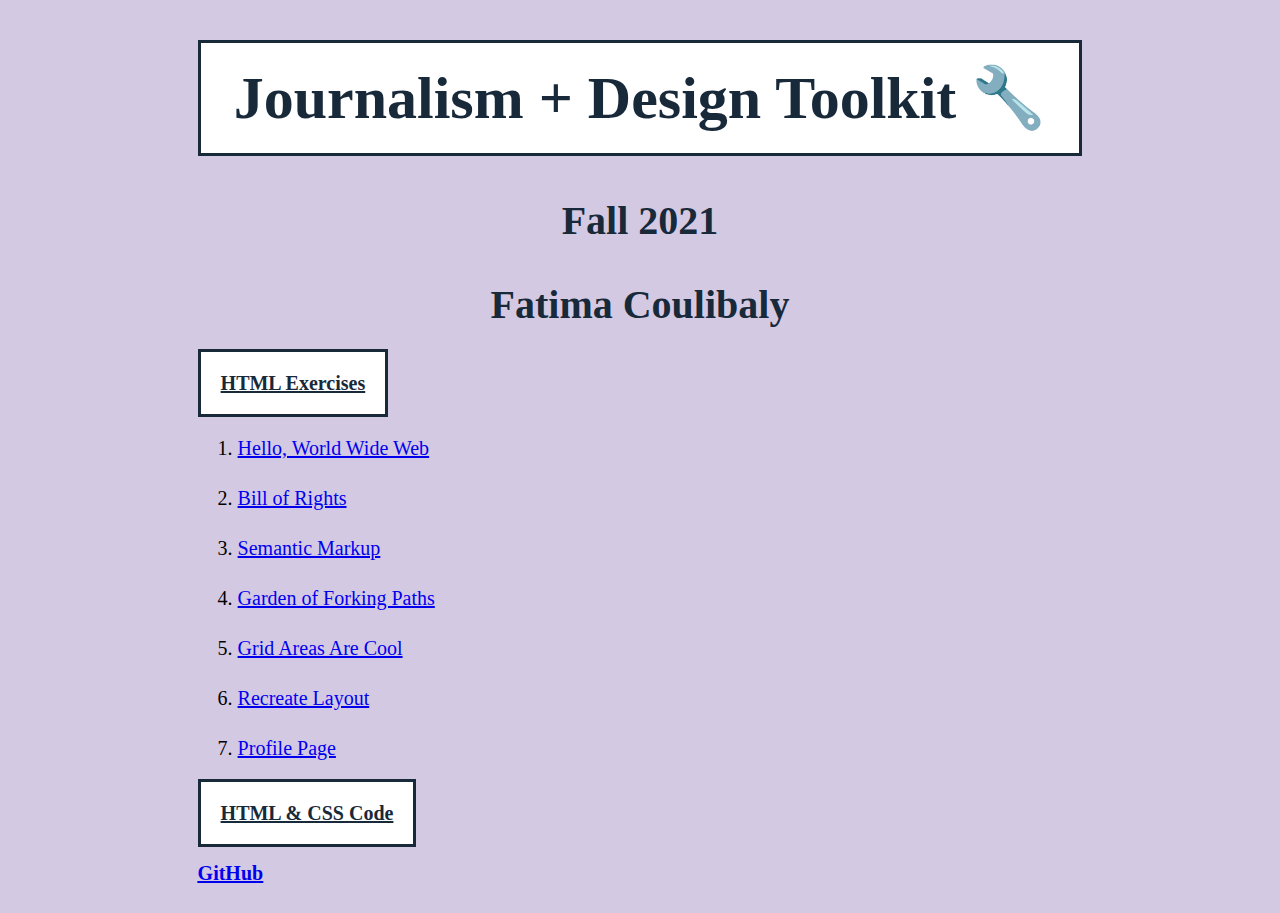
<file: index.html>
<!DOCTYPE html>
<html lang="en">

    <head>
        <meta charset="utf-8"/>
        <link rel="stylesheet" href="extra-credit.css">
        <meta name="viewport" content="width=device-width, initial-scale=1">
        <title>JD Toolkit: Fatima's HTML Portfolio</title>

        <link rel="preconnect" href="https://fonts.googleapis.com">
        <link rel="preconnect" href="https://fonts.gstatic.com" crossorigin>
        <link href="https://fonts.googleapis.com/css2?family=Raleway:wght@300&display=swap" rel="stylesheet">

    </head>

    <body>
        <main>
            <header>
                <h1>Journalism + Design Toolkit &#128295;</h1>
                <h2>Fall 2021</h2>
            </header>

            <section>
                <h2>Fatima Coulibaly</h2>
                <p><span>HTML Exercises</span></p>

                <ol>
                    <li><a href="https://fatimacoulibaly.github.io/mysite/hello.html">Hello, World Wide Web</a></li>
                    <li><a href="https://fatimacoulibaly.github.io/mysite/billofrights.html">Bill of Rights</a></li>
                    <li><a href="images/wireframe.jpg">Semantic Markup</a></li>
                    <li><a href="https://fatimacoulibaly.github.io/mysite/garden.html">Garden of Forking Paths</a></li>
                    <li><a href="https://codepen.io/FatimaCou/pen/BadeXXP?editors=1100">Grid Areas Are Cool</a></li>
                    <li><a href="https://codepen.io/FatimaCou/pen/GRMrrQX">Recreate Layout</a></li>
                    <li><a href="https://fatimacoulibaly.github.io/mysite/index.html">Profile Page</a></li>
                </ol>

                <p><span>HTML &amp; CSS Code</span></p>
                <p><a href="https://github.com/FatimaCoulibaly/mysite.git">GitHub</a></p>
            </section>
        </main>
    </body>
</html>
</file>
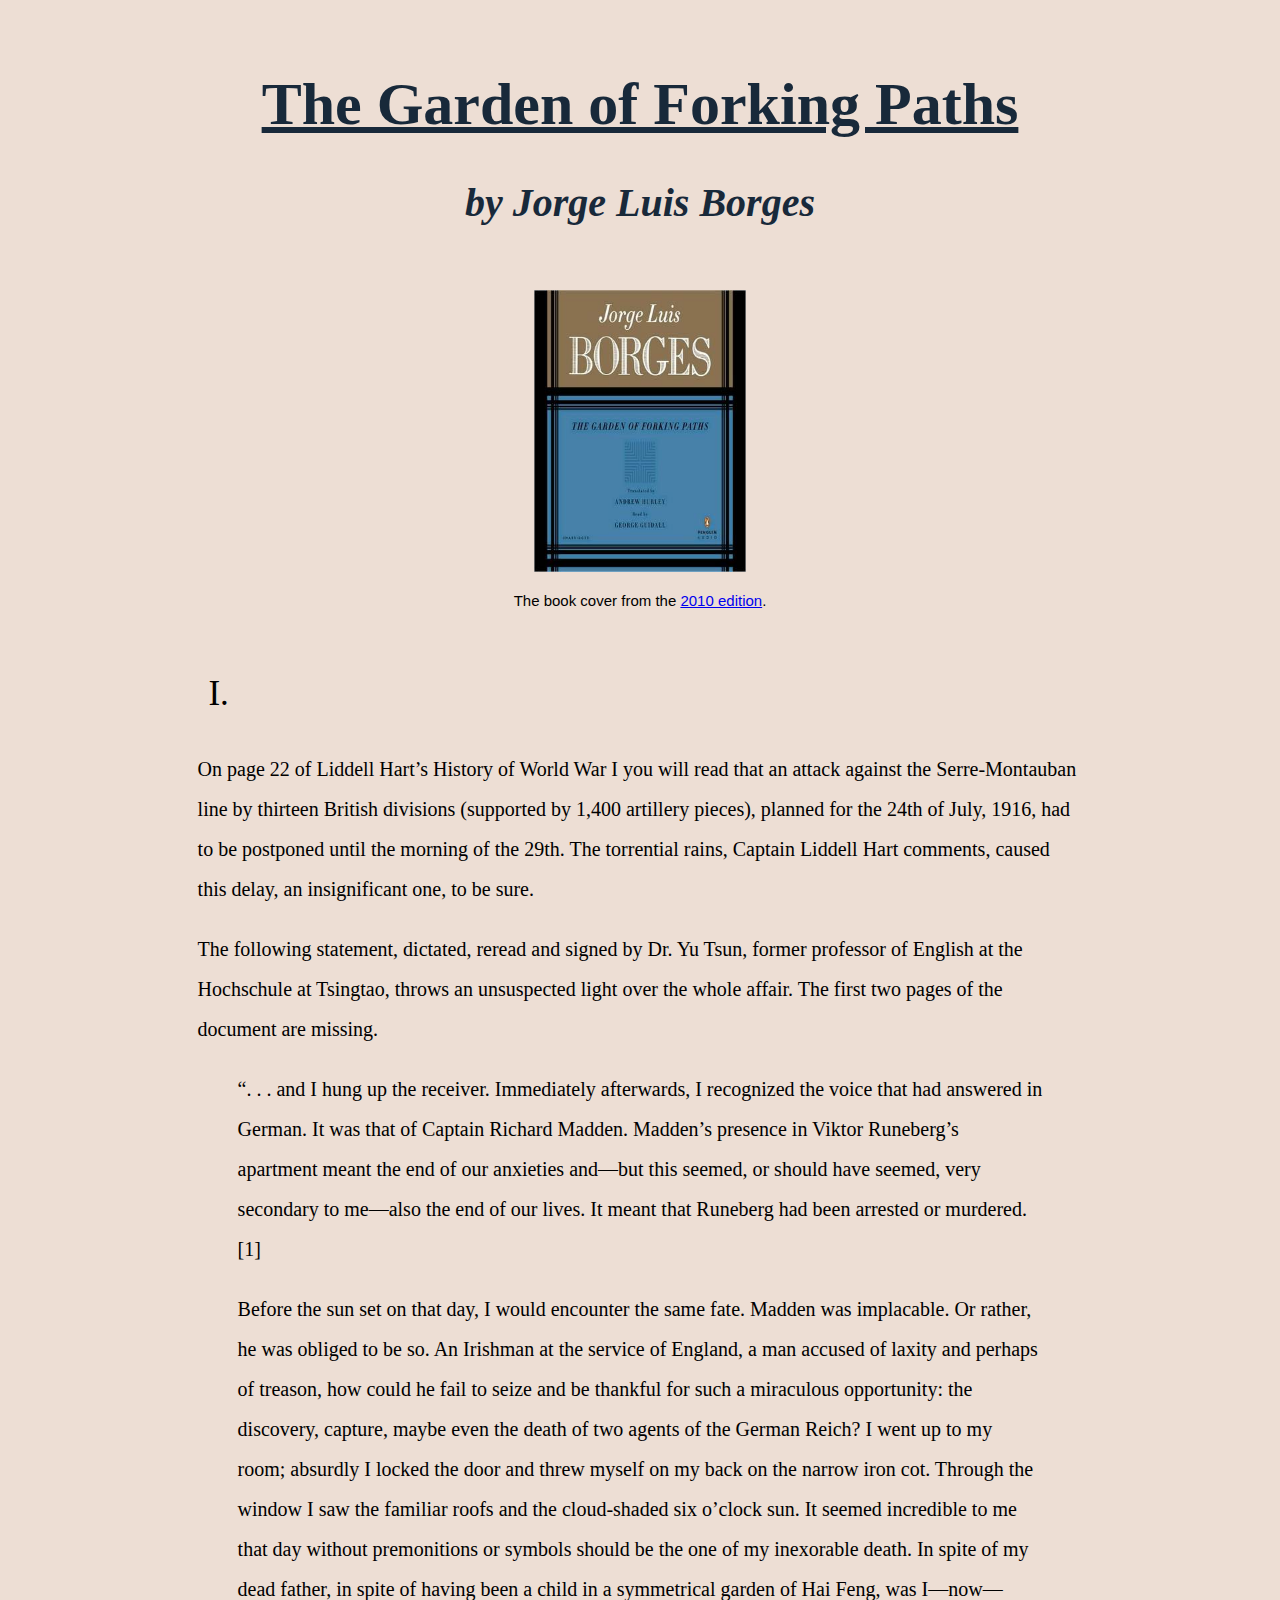
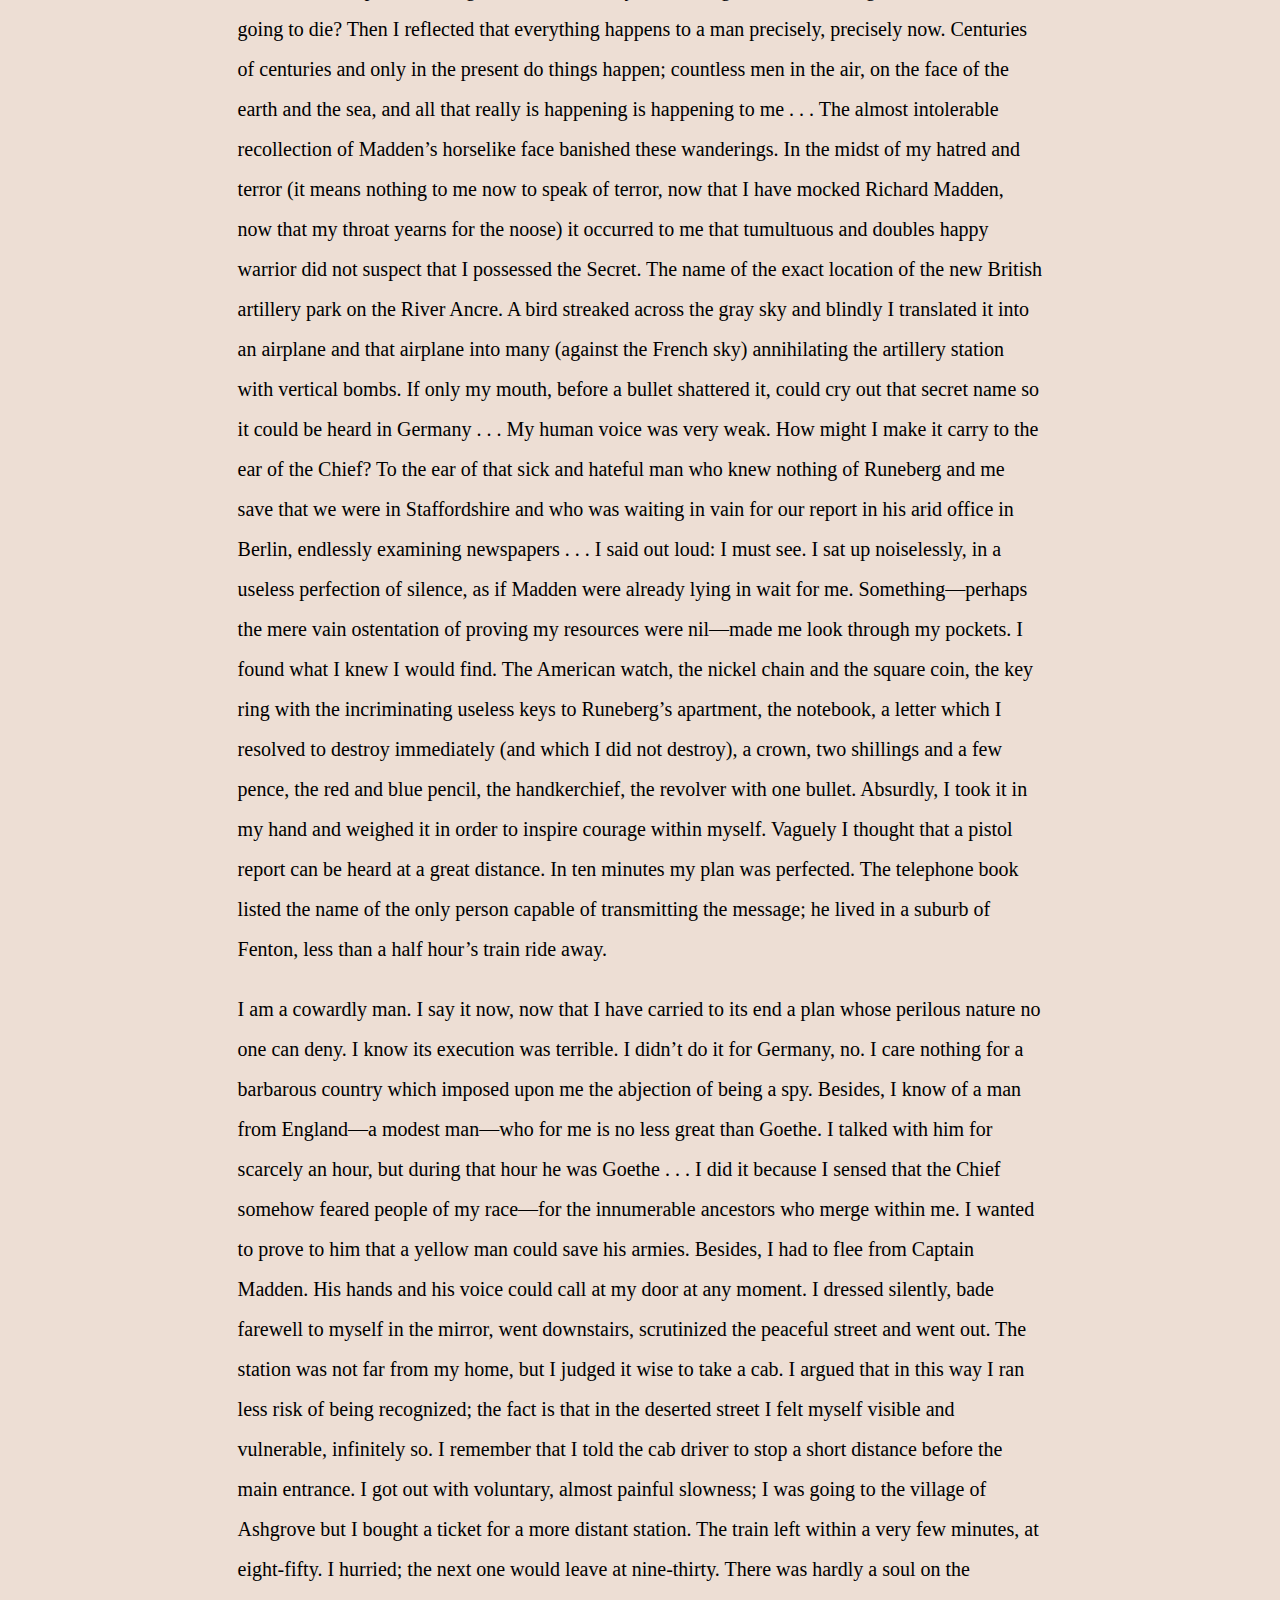
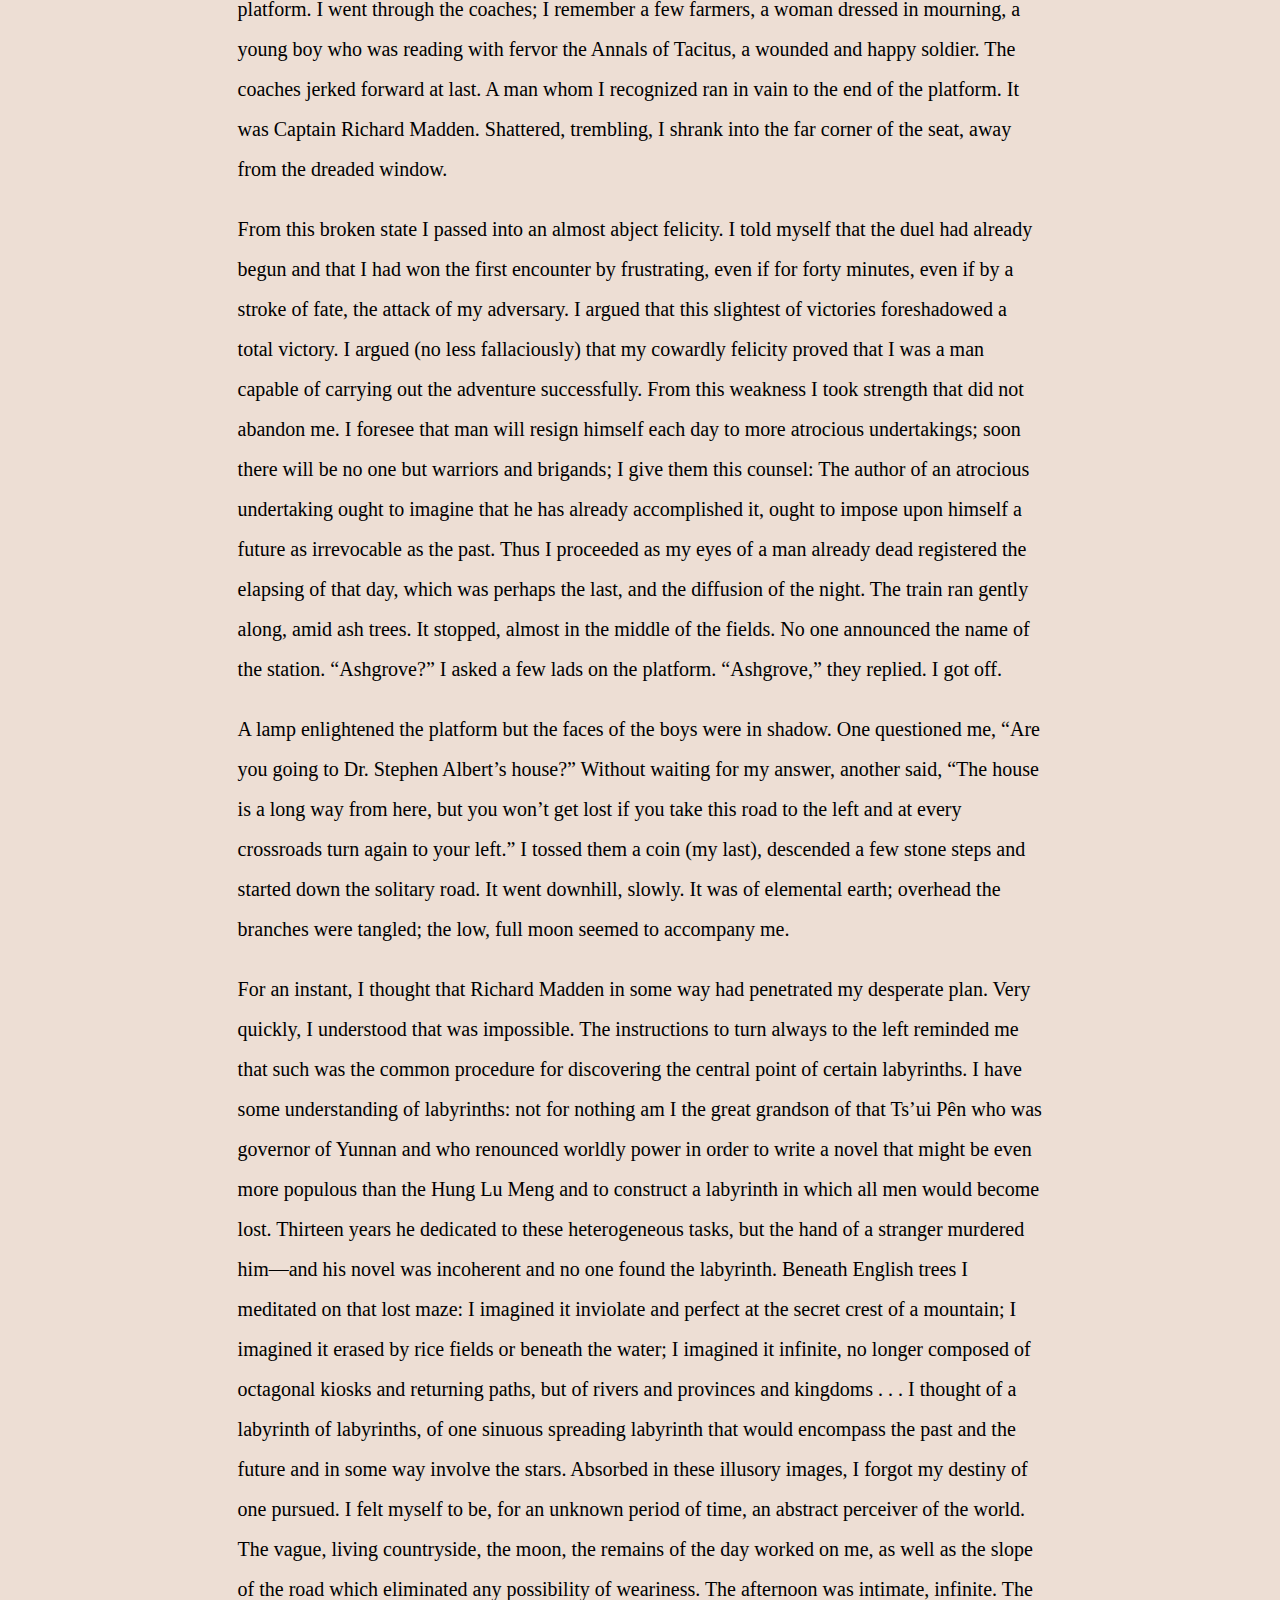
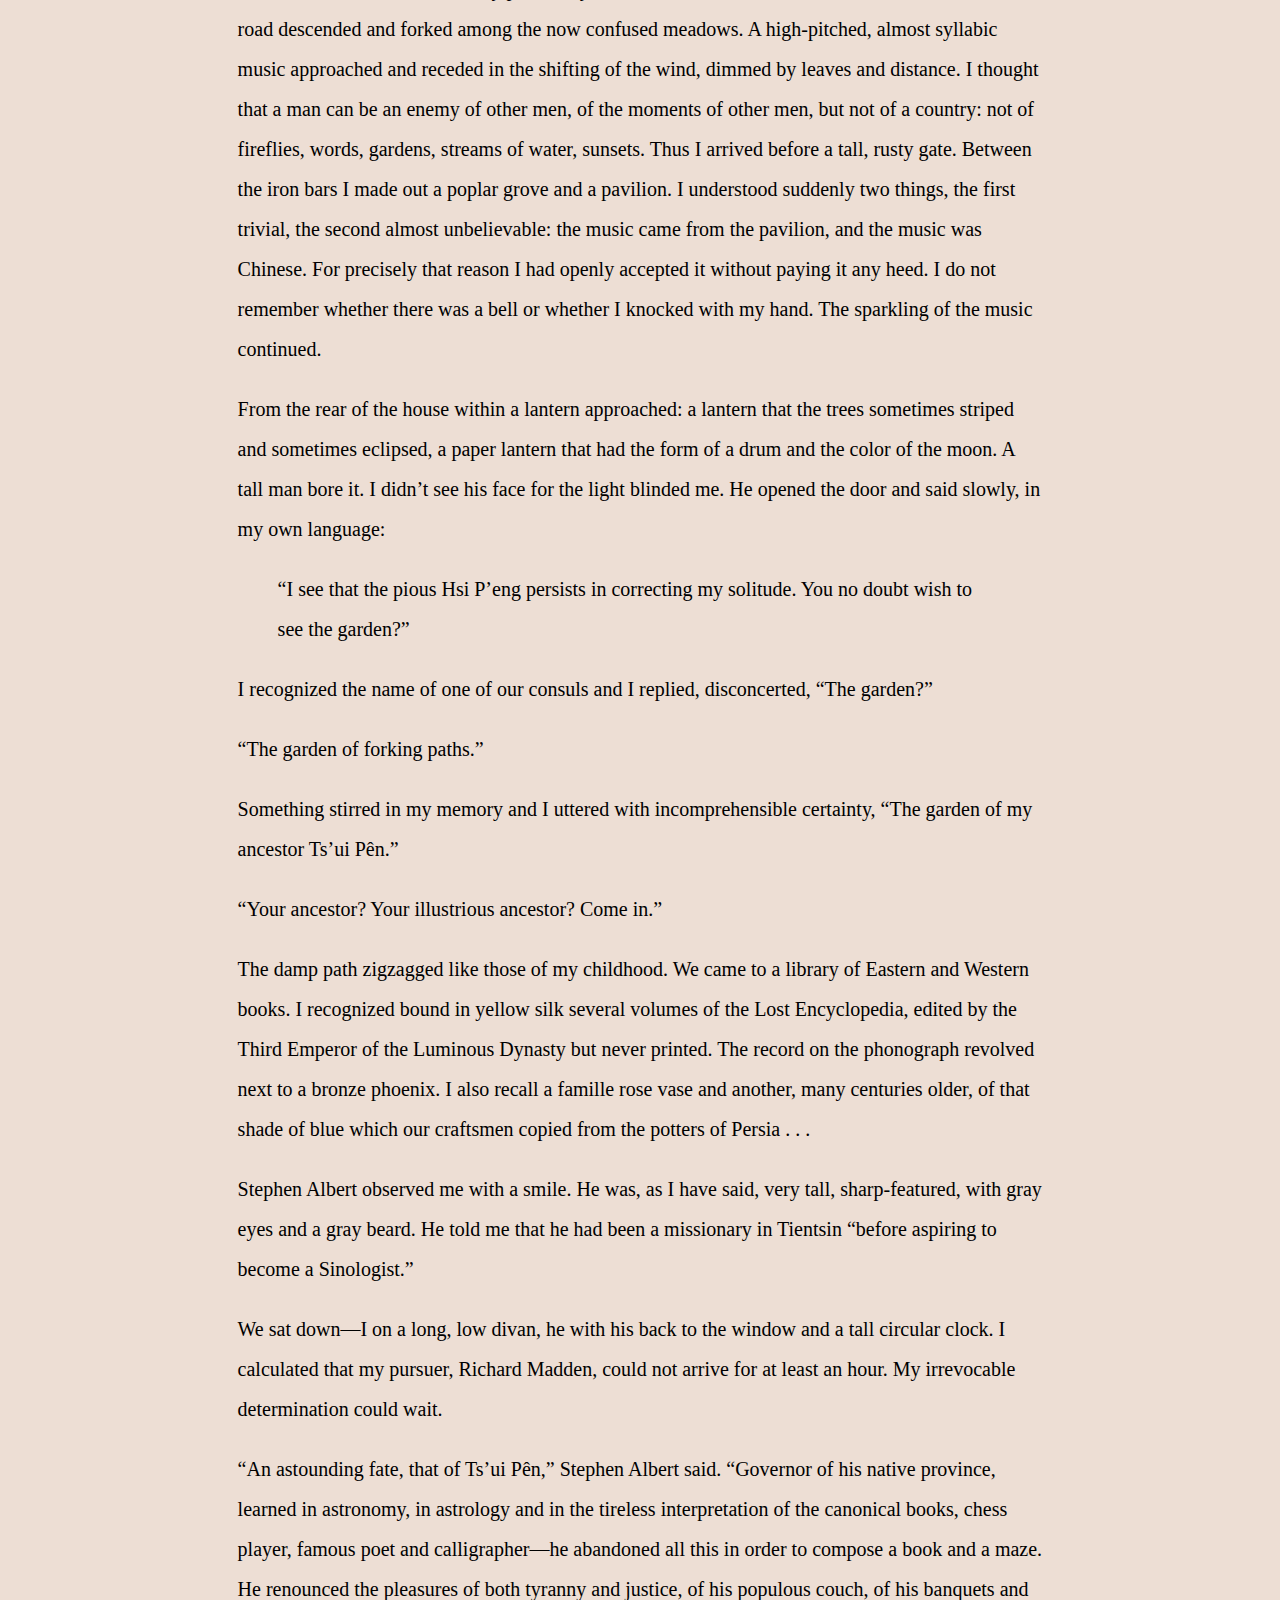
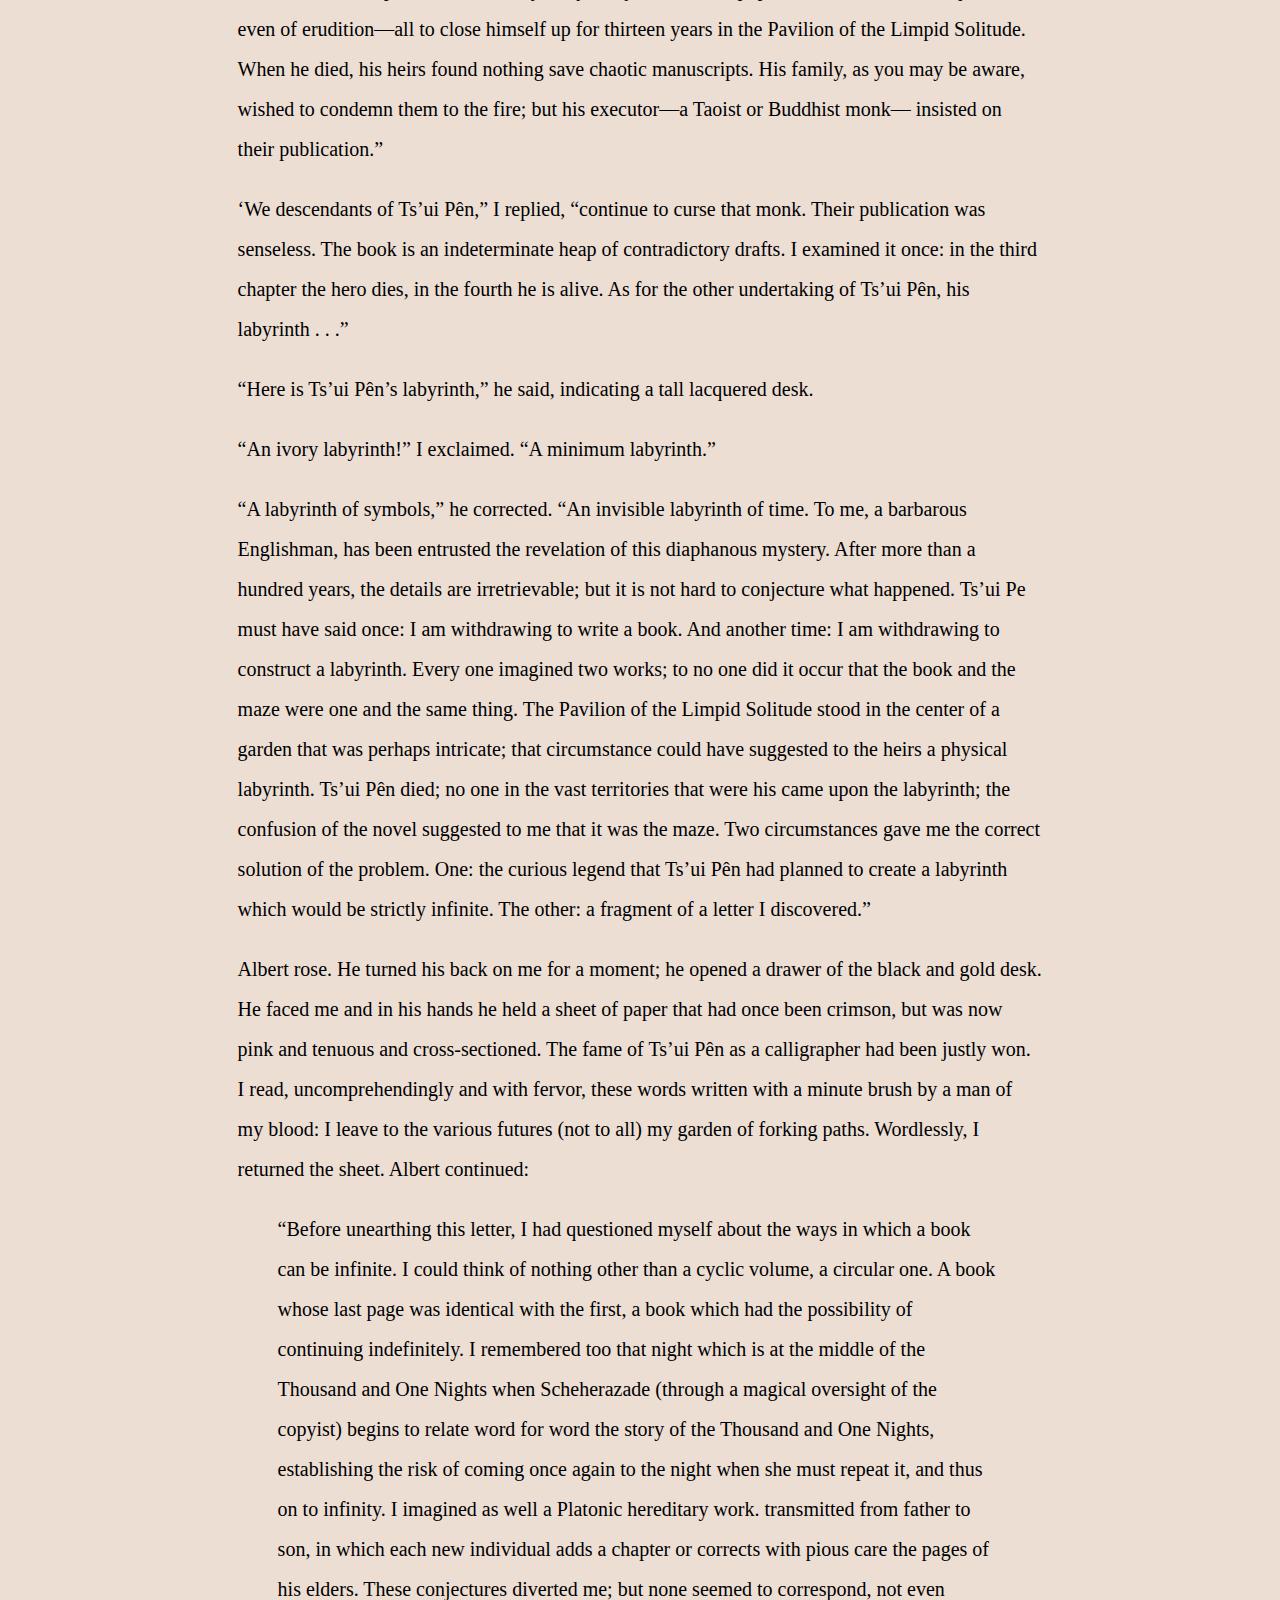
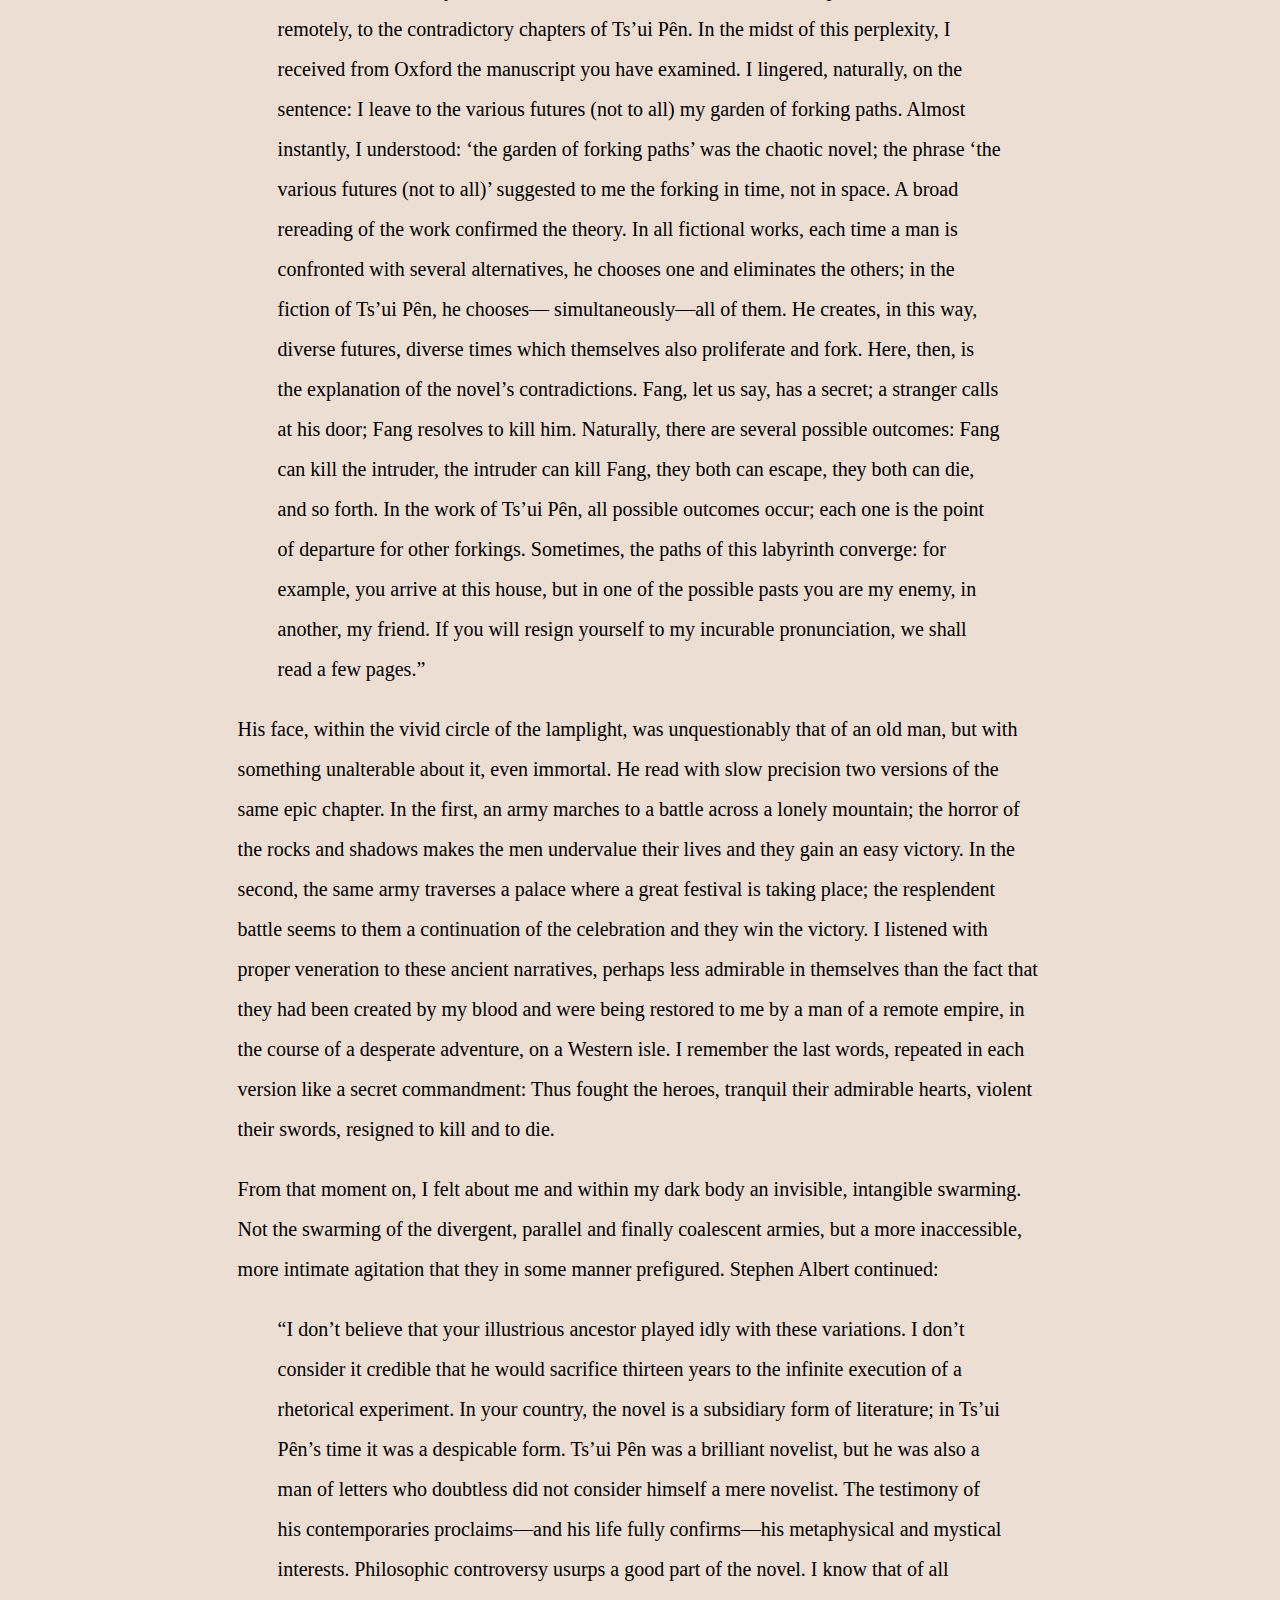
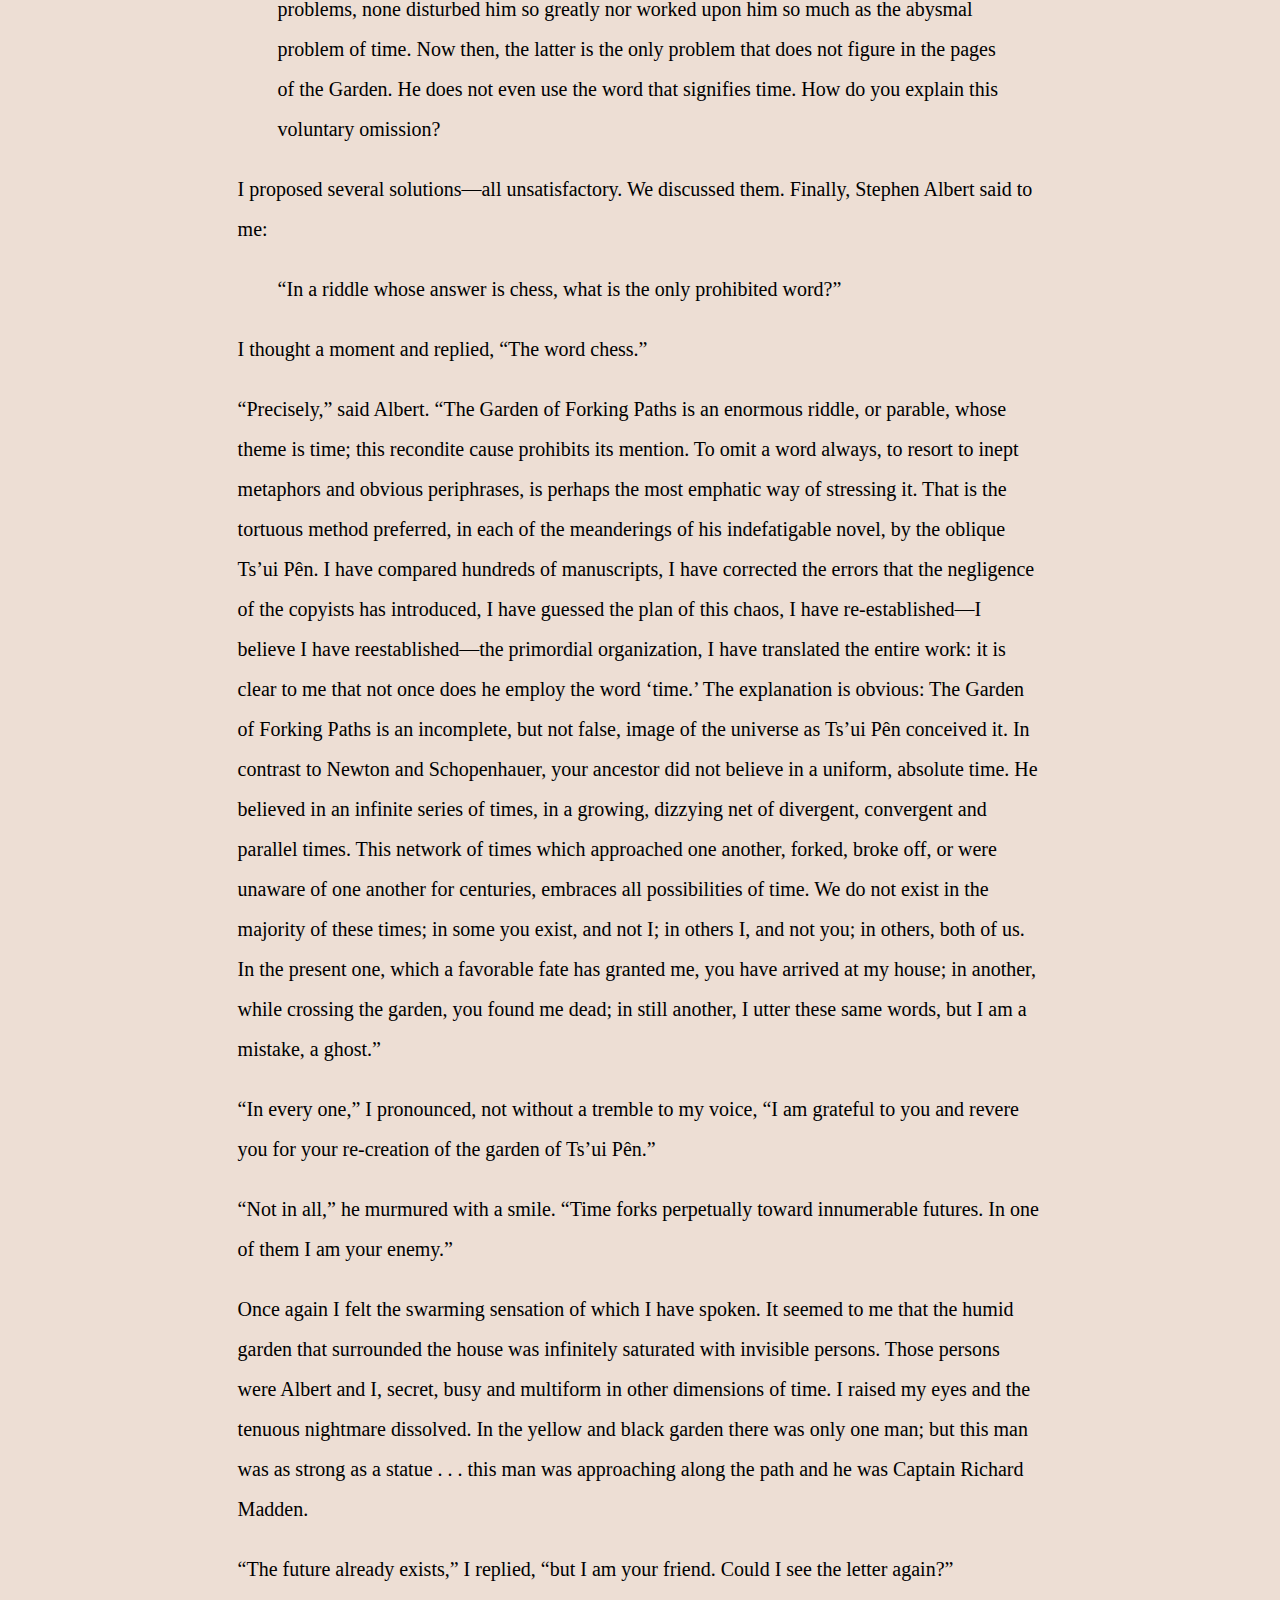
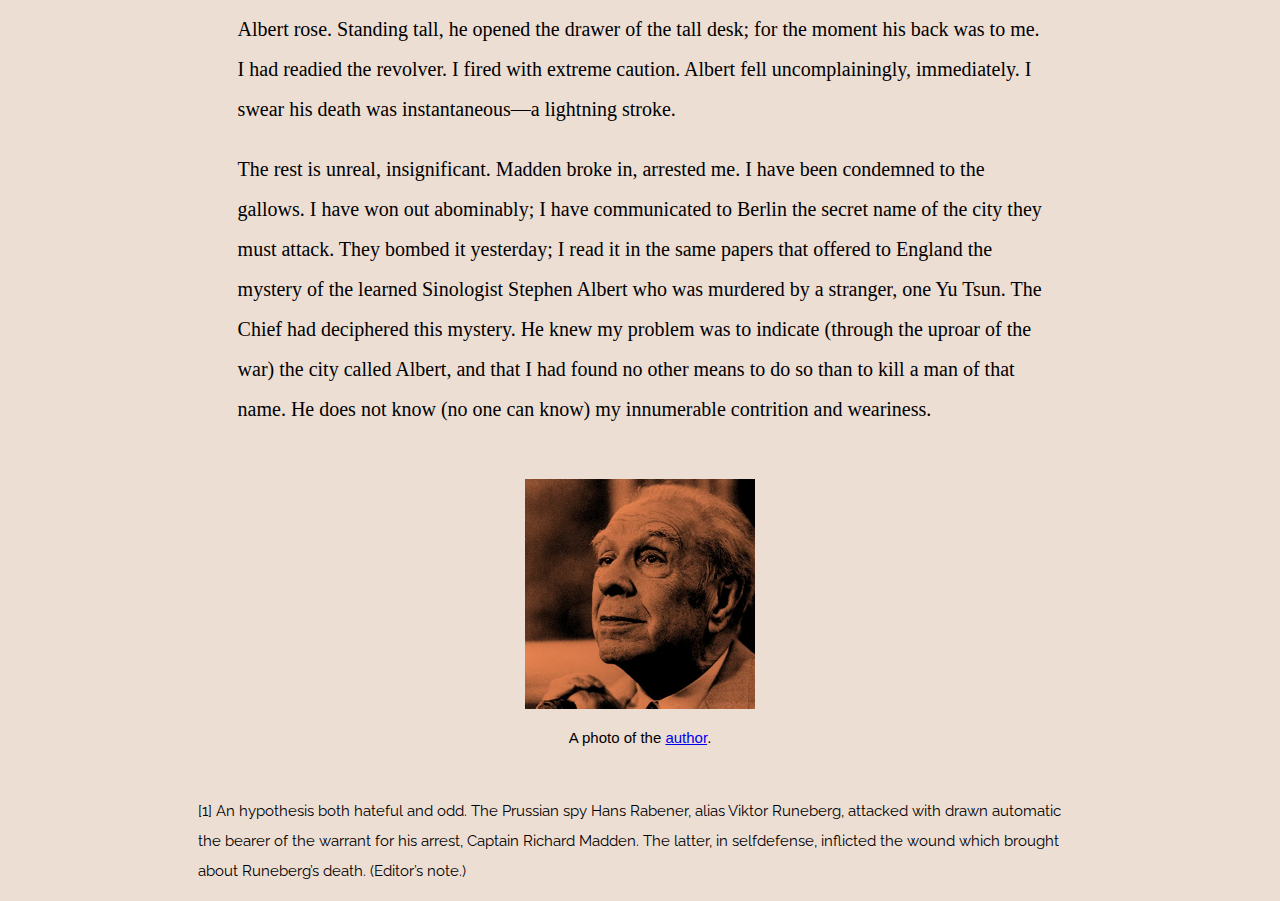
<file: garden.html>
<!DOCTYPE html>
<html lang = "en">
    <head>
        <meta charset="utf-8"/>
        <meta name="viewport" content="width=device-width, initial-scale=1">

        <title>The Garden of Forking Paths</title>
        <link rel="preconnect" href="https://fonts.googleapis.com">
        <link rel="preconnect" href="https://fonts.gstatic.com" crossorigin>
        <link href="https://fonts.googleapis.com/css2?family=Raleway:wght@300&display=swap" rel="stylesheet">

        <style>
           
           body {
               font-family: Cambria, Cochin, Georgia, Times, 'Times New Roman', serif;
               font-size: 20px;
               background-color: #EDDED4;
            }

            h1 {
                color: #18293A;
                font-size: 60px;
                text-decoration: underline;
                text-align: center;
                padding-top: 30px;
            }

            h2 {
                color:#18293A;
                font-size: 40px;
                font-style: italic;
                text-align: center;
            }

            main {
                margin-left: 15%;
                margin-right: 15%;
            }

            p {
                font-family:Georgia, 'Times New Roman', Times, serif;
                line-height: 200%;
            }

            footer {
                font-size: 15px;
            }


            ol {
                list-style-type: upper-roman;
                font-size: 35px;
            }

            .photo {
                text-align: center;
                padding: 30px;
            }

            figcaption {
                font-size: 15px;
                font-family:'Segoe UI', Tahoma, Geneva, Verdana, sans-serif;
                padding-top: 15px;
            }

            .footer-content {
                font-family: 'Raleway', sans-serif;
            }
           

        </style>
    </head>

    <body>
        <main>
            <header>
                <h1>The Garden of Forking Paths</h1>
                <h2>by Jorge Luis Borges</h2>
            </header>

            <section>
                <figure>
                    <div class="photo">
                        <img src= "images/bookcover.jpg" alt="The Book Cover" width="212" height="282">
                        
                        <figcaption> The book cover from the <a href="https://www.goodreads.com/book/show/10438328-the-garden-of-forking-paths">2010 edition</a>.</figcaption>
                    </div>
                </figure>
            </section>
           
            <section>
                <ol>
                    <li></li>
                </ol>
                <p>On page 22 of Liddell Hart’s History of World War I you will read that
                    an attack against the Serre-Montauban line by thirteen British
                    divisions (supported by 1,400 artillery pieces), planned for the 24th
                    of July, 1916, had to be postponed until the morning of the 29th. The
                    torrential rains, Captain Liddell Hart comments, caused this delay, an
                    insignificant one, to be sure.</p>

                <p>The following statement, dictated, reread and signed by Dr. Yu Tsun,
                former professor of English at the Hochschule at Tsingtao, throws an
                unsuspected light over the whole affair. The first two pages of the
                document are missing.</p>

                <blockquote>
                    <p>“. . . and I hung up the receiver. Immediately afterwards, I
                    recognized the voice that had answered in German. It was that of
                    Captain Richard Madden. Madden’s presence in Viktor Runeberg’s
                    apartment meant the end of our anxieties and—but this seemed, or
                    should have seemed, very secondary to me—also the end of our lives. It
                    meant that Runeberg had been arrested or murdered.[1]</p>


                    <p>Before the sun set on that day, I would encounter the same fate.
                    Madden was implacable. Or rather, he was obliged to be so. An Irishman
                    at the service of England, a man accused of laxity and perhaps of
                    treason, how could he fail to seize and be thankful for such a
                    miraculous opportunity: the discovery, capture, maybe even the death
                    of two agents of the German Reich? I went up to my room; absurdly I
                    locked the door and threw myself on my back on the narrow iron cot.
                    Through the window I saw the familiar roofs and the cloud-shaded six
                    o’clock sun. It seemed incredible to me that day without premonitions
                    or symbols should be the one of my inexorable death. In spite of my
                    dead father, in spite of having been a child in a
                    symmetrical garden of Hai Feng, was I—now—going to die? Then I
                    reflected that everything happens to a man precisely, precisely now.
                    Centuries of centuries and only in the present do things happen;
                    countless men in the air, on the face of the earth and the sea, and
                    all that really is happening is happening to me . . . The almost
                    intolerable recollection of Madden’s horselike face banished these
                    wanderings. In the midst of my hatred and terror (it means nothing to
                    me now to speak of terror, now that I have mocked Richard Madden, now
                    that my throat yearns for the noose) it occurred to me that tumultuous
                    and doubles happy warrior did not suspect that I possessed the Secret.
                    The name of the exact location of the new British artillery park on
                    the River Ancre. A bird streaked across the gray sky and blindly I
                    translated it into an airplane and that airplane into many (against
                    the French sky) annihilating the artillery station with vertical
                    bombs. If only my mouth, before a bullet shattered it, could cry out
                    that secret name so it could be heard in Germany . . . My human voice
                    was very weak. How might I make it carry to the ear of the Chief? To
                    the ear of that sick and hateful man who knew nothing of Runeberg and
                    me save that we were in Staffordshire and who was waiting in vain for
                    our report in his arid office in Berlin, endlessly examining
                    newspapers . . . I said out loud: I must see. I sat up noiselessly, in
                    a useless perfection of silence, as if Madden were already lying in
                    wait for me. Something—perhaps the mere vain ostentation of proving my
                    resources were nil—made me look through my pockets. I found what I
                    knew I would find. The American watch, the nickel chain and the square
                    coin, the key ring with the incriminating useless keys to Runeberg’s
                    apartment, the notebook, a letter which I resolved to destroy
                    immediately (and which I did not destroy), a crown, two shillings and
                    a few pence, the red and blue pencil, the handkerchief, the revolver
                    with one bullet. Absurdly, I took it in my hand and weighed it in
                    order to inspire courage within myself. Vaguely I thought that a
                    pistol report can be heard at a great distance. In ten minutes my plan
                    was perfected. The telephone book listed the name of the only person
                    capable of transmitting the message; he lived in a suburb of Fenton,
                    less than a half hour’s train ride away.</p>

                    <p>I am a cowardly man. I say it now, now that I have carried to its end
                    a plan whose perilous nature no one can deny. I know its execution was
                    terrible. I didn’t do it for Germany, no. I care nothing for a
                    barbarous country which imposed upon me the abjection of being a spy.
                    Besides, I know of a man from England—a modest man—who for me is no
                    less great than Goethe. I talked with him for scarcely an hour, but
                    during that hour he was Goethe . . . I did it because I sensed that
                    the Chief somehow feared people of my race—for the innumerable
                    ancestors who merge within me. I wanted to prove to him that a yellow
                    man could save his armies. Besides, I had to flee from Captain Madden.
                    His hands and his voice could call at my door at any moment. I dressed
                    silently, bade farewell to myself in the mirror, went downstairs,
                    scrutinized the peaceful street and went out. The station was not far
                    from my home, but I judged it wise to take a cab. I argued that in
                    this way I ran less risk of being recognized; the fact is that in the
                    deserted street I felt myself visible and vulnerable, infinitely so. I
                    remember that I told the cab driver to stop a short distance before
                    the main entrance. I got out with voluntary, almost painful slowness;
                    I was going to the village of Ashgrove but I bought a ticket for a
                    more distant station. The train left within a very few minutes, at
                    eight-fifty. I hurried; the next one would leave at nine-thirty. There
                    was hardly a soul on the platform. I went through the coaches; I
                    remember a few farmers, a woman dressed in mourning, a young boy who
                    was reading with fervor the Annals of Tacitus, a wounded and happy
                    soldier. The coaches jerked forward at last. A man whom I recognized
                    ran in vain to the end of the platform. It was Captain Richard Madden.
                    Shattered, trembling, I shrank into the far corner of the seat, away
                    from the dreaded window.</p>

                    <p>From this broken state I passed into an almost abject felicity. I told
                    myself that the duel had already begun and that I had won the first
                    encounter by frustrating, even if for forty minutes, even if by a
                    stroke of fate, the attack of my adversary. I argued that this
                    slightest of victories foreshadowed a total victory. I argued (no less
                    fallaciously) that my cowardly felicity proved that I was a man
                    capable of carrying out the adventure successfully. From this weakness
                    I took strength that did not abandon me. I foresee that man will
                    resign himself each day to more atrocious undertakings; soon there
                    will be no one but warriors and brigands; I give them this
                    counsel: The author of an atrocious undertaking ought to imagine that
                    he has already accomplished it, ought to impose upon himself a future
                    as irrevocable as the past. Thus I proceeded as my eyes of a man
                    already dead registered the elapsing of that day, which was perhaps
                    the last, and the diffusion of the night. The train ran gently along,
                    amid ash trees. It stopped, almost in the middle of the fields. No one
                    announced the name of the station. “Ashgrove?” I asked a few lads on
                    the platform. “Ashgrove,” they replied. I got off.</p>

                    <p>A lamp enlightened the platform but the faces of the boys were in
                    shadow. One questioned me, “Are you going to Dr. Stephen Albert’s
                    house?” Without waiting for my answer, another said, “The house is a
                    long way from here, but you won’t get lost if you take this road to
                    the left and at every crossroads turn again to your left.” I tossed
                    them a coin (my last), descended a few stone steps and started down
                    the solitary road. It went downhill, slowly. It was of elemental
                    earth; overhead the branches were tangled; the low, full moon seemed
                    to accompany me.</p>

                    <p>For an instant, I thought that Richard Madden in some way had
                    penetrated my desperate plan. Very quickly, I understood that was
                    impossible. The instructions to turn always to the left reminded me
                    that such was the common procedure for discovering the central point
                    of certain labyrinths. I have some understanding of labyrinths: not
                    for nothing am I the great grandson of that Ts’ui Pên who was governor
                    of Yunnan and who renounced worldly power in order to write a novel
                    that might be even more populous than the Hung Lu Meng and to
                    construct a labyrinth in which all men would become lost. Thirteen
                    years he dedicated to these heterogeneous tasks, but the hand of a
                    stranger murdered him—and his novel was incoherent and no one found
                    the labyrinth. Beneath English trees I meditated on that lost maze: I
                    imagined it inviolate and perfect at the secret crest of a mountain; I
                    imagined it erased by rice fields or beneath the water; I imagined it
                    infinite, no longer composed of octagonal kiosks and returning paths,
                    but of rivers and provinces and kingdoms . . . I thought of a
                    labyrinth of labyrinths, of one sinuous spreading labyrinth that would
                    encompass the past and the future and in some way involve the stars.
                    Absorbed in these illusory images, I forgot my destiny of one pursued.
                    I felt myself to be, for an unknown period of time, an abstract
                    perceiver of the world. The vague, living countryside, the moon, the
                    remains of the day worked on me, as well as the slope of the road
                    which eliminated any possibility of weariness. The afternoon was
                    intimate, infinite. The road descended and forked among the now
                    confused meadows. A high-pitched, almost syllabic music approached and
                    receded in the shifting of the wind, dimmed by leaves and distance. I
                    thought that a man can be an enemy of other men, of the moments of
                    other men, but not of a country: not of fireflies, words, gardens,
                    streams of water, sunsets. Thus I arrived before a tall, rusty gate.
                    Between the iron bars I made out a poplar grove and a pavilion. I
                    understood suddenly two things, the first trivial, the second almost
                    unbelievable: the music came from the pavilion, and the music was
                    Chinese. For precisely that reason I had openly accepted it without
                    paying it any heed. I do not remember whether there was a bell or
                    whether I knocked with my hand. The sparkling of the music continued.</p>

                    <p>From the rear of the house within a lantern approached: a lantern that
                    the trees sometimes striped and sometimes eclipsed, a paper lantern
                    that had the form of a drum and the color of the moon. A tall man bore
                    it. I didn’t see his face for the light blinded me. He opened the door
                    and said slowly, in my own language:
                    
                    <blockquote>
                        <p>“I see that the pious Hsi P’eng
                    persists in correcting my solitude. You no doubt wish to see the
                    garden?”</p>
                    </blockquote>

                    <p>I recognized the name of one of our consuls and I replied,
                    disconcerted, “The garden?”</p>

                    <p>“The garden of forking paths.”</p>

                    <p>Something stirred in my memory and I uttered with incomprehensible
                    certainty, “The garden of my ancestor Ts’ui Pên.”</p>

                    <p>“Your ancestor? Your illustrious ancestor? Come in.”</p>

                    <p>The damp path zigzagged like those of my childhood. We came to a
                        library of Eastern and Western books. I recognized bound in yellow
                        silk several volumes of the Lost Encyclopedia, edited by the Third
                        Emperor of the Luminous Dynasty but never printed. The record on the
                        phonograph revolved next to a bronze phoenix. I also recall a famille
                        rose vase and another, many centuries older, of that shade of blue
                        which our craftsmen copied from the potters of Persia . . .</p>

                    <p>Stephen Albert observed me with a smile. He was, as I have said, very
                    tall, sharp-featured, with gray eyes and a gray beard. He told me that
                    he had been a missionary in Tientsin “before aspiring to become a
                    Sinologist.”</p>

                    <p>We sat down—I on a long, low divan, he with his back to the window and
                    a tall circular clock. I calculated that my pursuer, Richard Madden,
                    could not arrive for at least an hour. My irrevocable determination
                    could wait.</p>

                    <p>“An astounding fate, that of Ts’ui Pên,” Stephen Albert said.
                    “Governor of his native province, learned in astronomy, in astrology
                    and in the tireless interpretation of the canonical books, chess
                    player, famous poet and calligrapher—he abandoned all this in order to
                    compose a book and a maze. He renounced the pleasures of both tyranny
                    and justice, of his populous couch, of his banquets and even of
                    erudition—all to close himself up for thirteen years in the Pavilion
                    of the Limpid Solitude. When he died, his heirs found nothing save
                    chaotic manuscripts. His family, as you may be aware, wished to
                    condemn them to the fire; but his executor—a Taoist or Buddhist monk—
                    insisted on their publication.”</p>

                    <p>‘We descendants of Ts’ui Pên,” I replied, “continue to curse that
                    monk. Their publication was senseless. The book is an indeterminate
                    heap of contradictory drafts. I examined it once: in the third chapter
                    the hero dies, in the fourth he is alive. As for the other undertaking
                    of Ts’ui Pên, his labyrinth . . .”</p>

                    <p>“Here is Ts’ui Pên’s labyrinth,” he said, indicating a tall lacquered
                    desk.</p>

                    <p>“An ivory labyrinth!” I exclaimed. “A minimum labyrinth.”</p>

                    <p>“A labyrinth of symbols,” he corrected. “An invisible labyrinth of
                        time. To me, a barbarous Englishman, has been entrusted the revelation
                        of this diaphanous mystery. After more than a hundred years, the
                        details are irretrievable; but it is not hard to conjecture what
                        happened. Ts’ui Pe must have said once: I am withdrawing to write a
                        book. And another time: I am withdrawing to construct a labyrinth.
                        Every one imagined two works; to no one did it occur that the book and
                        the maze were one and the same thing. The Pavilion of the Limpid
                        Solitude stood in the center of a garden that was perhaps intricate;
                        that circumstance could have suggested to the heirs a physical
                        labyrinth. Ts’ui Pên died; no one in the vast territories that were
                        his came upon the labyrinth; the confusion of the novel suggested to
                        me that it was the maze. Two circumstances gave me the correct
                        solution of the problem. One: the curious legend that Ts’ui Pên had
                        planned to create a labyrinth which would be strictly infinite. The
                        other: a fragment of a letter I discovered.”</p>

                    <p>Albert rose. He turned his back on me for a moment; he opened a drawer
                        of the black and gold desk. He faced me and in his hands he held a
                        sheet of paper that had once been crimson, but was now pink and
                        tenuous and cross-sectioned. The fame of Ts’ui Pên as a calligrapher
                        had been justly won. I read, uncomprehendingly and with fervor, these
                        words written with a minute brush by a man of my blood: I leave to the
                        various futures (not to all) my garden of forking paths. Wordlessly, I
                        returned the sheet. Albert continued:</p>

                    <blockquote>
                        <p>“Before unearthing this letter, I had questioned myself about the ways
                        in which a book can be infinite. I could think of nothing other than a
                        cyclic volume, a circular one. A book whose last page was identical
                        with the first, a book which had the possibility of continuing
                        indefinitely. I remembered too that night which is at the middle of
                        the Thousand and One Nights when Scheherazade (through a magical
                        oversight of the copyist) begins to relate word for word the story of
                        the Thousand and One Nights, establishing the risk of coming once
                        again to the night when she must repeat it, and thus on to infinity. I
                        imagined as well a Platonic hereditary work. transmitted from father
                        to son, in which each new individual adds a chapter or corrects with
                        pious care the pages of his elders. These conjectures diverted me; but
                        none seemed to correspond, not even remotely, to the contradictory
                        chapters of Ts’ui Pên. In the midst of this perplexity, I received
                        from Oxford the manuscript you have examined. I lingered, naturally,
                        on the sentence: I leave to the various futures (not to all) my garden
                        of forking paths. Almost instantly, I understood: ‘the garden of
                        forking paths’ was the chaotic novel; the phrase ‘the various futures
                        (not to all)’ suggested to me the forking in time, not in space. A
                        broad rereading of the work confirmed the theory. In all fictional
                        works, each time a man is confronted with several alternatives, he
                        chooses one and eliminates the others; in the fiction of Ts’ui Pên, he
                        chooses— simultaneously—all of them. He creates, in this way, diverse
                        futures, diverse times which themselves also proliferate and fork.
                        Here, then, is the explanation of the novel’s contradictions. Fang,
                        let us say, has a secret; a stranger calls at his door; Fang resolves
                        to kill him. Naturally, there are several possible outcomes: Fang can
                        kill the intruder, the intruder can kill Fang, they both can escape,
                        they both can die, and so forth. In the work of Ts’ui Pên, all
                        possible outcomes occur; each one is the point of departure for other
                        forkings. Sometimes, the paths of this labyrinth converge: for
                        example, you arrive at this house, but in one of the possible pasts
                        you are my enemy, in another, my friend. If you will resign yourself
                        to my incurable pronunciation, we shall read a few pages.”</p>
                    </blockquote>

                        <p>His face, within the vivid circle of the lamplight, was unquestionably
                            that of an old man, but with something unalterable about it, even
                            immortal. He read with slow precision two versions of the same epic
                            chapter. In the first, an army marches to a battle across a lonely
                            mountain; the horror of the rocks and shadows makes the men undervalue
                            their lives and they gain an easy victory. In the second, the same
                            army traverses a palace where a great festival is taking place; the
                            resplendent battle seems to them a continuation of the celebration and
                            they win the victory. I listened with proper veneration to these
                            ancient narratives, perhaps less admirable in themselves than the fact
                            that they had been created by my blood and were being restored to me
                            by a man of a remote empire, in the course of a desperate adventure,
                            on a Western isle. I remember the last words, repeated in each version
                            like a secret commandment: Thus fought the heroes, tranquil their
                            admirable hearts, violent their swords, resigned to kill and to die.</p>

                        <p>From that moment on, I felt about me and within my dark body an
                            invisible, intangible swarming. Not the swarming of the divergent,
                            parallel and finally coalescent armies, but a more inaccessible, more
                            intimate agitation that they in some manner prefigured. Stephen Albert
                            continued:</p>

                        <blockquote><p>“I don’t believe that your illustrious ancestor played idly with these
                            variations. I don’t consider it credible that he would sacrifice
                            thirteen years to the infinite execution of a rhetorical experiment.
                            In your country, the novel is a subsidiary form of literature; in
                            Ts’ui Pên’s time it was a despicable form. Ts’ui Pên was a brilliant
                            novelist, but he was also a man of letters who doubtless did not
                            consider himself a mere novelist. The testimony of his contemporaries
                            proclaims—and his life fully confirms—his metaphysical and mystical
                            interests. Philosophic controversy usurps a good part of the novel. I
                            know that of all problems, none disturbed him so greatly nor worked
                            upon him so much as the abysmal problem of time. Now then, the latter
                            is the only problem that does not figure in the pages of the Garden.
                            He does not even use the word that signifies time. How do you explain
                            this voluntary omission?</p>
                        </blockquote>

                        <p>I proposed several solutions—all unsatisfactory. We discussed them.
                        Finally, Stephen Albert said to me:</p>

                        <blockquote>
                            <p>“In a riddle whose answer is chess, what is the only prohibited word?”</p>
                        </blockquote>

                        <p>I thought a moment and replied, “The word chess.”</p>

                        <p>“Precisely,” said Albert. “The Garden of Forking Paths is an enormous
                        riddle, or parable, whose theme is time; this recondite cause
                        prohibits its mention. To omit a word always, to resort to inept
                        metaphors and obvious periphrases, is perhaps the most emphatic way of
                        stressing it. That is the tortuous method preferred, in each of the
                        meanderings of his indefatigable novel, by the oblique Ts’ui Pên. I
                        have compared hundreds of manuscripts, I have corrected the errors
                        that the negligence of the copyists has introduced, I have guessed the
                        plan of this chaos, I have re-established—I believe I have reestablished—the primordial organization, I have translated the entire
                        work: it is clear to me that not once does he employ the word ‘time.’
                        The explanation is obvious: The Garden of Forking Paths is an
                        incomplete, but not false, image of the universe as Ts’ui Pên
                        conceived it. In contrast to Newton and Schopenhauer, your ancestor
                        did not believe in a uniform, absolute time. He believed in an
                        infinite series of times, in a growing, dizzying net of divergent,
                        convergent and parallel times. This network of times which approached
                        one another, forked, broke off, or were unaware of one another for
                        centuries, embraces all possibilities of time. We do not exist in the
                        majority of these times; in some you exist, and not I; in others I,
                        and not you; in others, both of us. In the present one, which a
                        favorable fate has granted me, you have arrived at my house; in
                        another, while crossing the garden, you found me dead; in still
                        another, I utter these same words, but I am a mistake, a ghost.”</p>

                        <p>“In every one,” I pronounced, not without a tremble to my voice, “I am
                        grateful to you and revere you for your re-creation of the garden of
                        Ts’ui Pên.”</p>


                        <p>“Not in all,” he murmured with a smile. “Time forks perpetually toward
                            innumerable futures. In one of them I am your enemy.”</p>

                        <p>Once again I felt the swarming sensation of which I have spoken. It
                        seemed to me that the humid garden that surrounded the house was
                        infinitely saturated with invisible persons. Those persons were Albert
                        and I, secret, busy and multiform in other dimensions of time. I
                        raised my eyes and the tenuous nightmare dissolved. In the yellow and
                        black garden there was only one man; but this man was as strong as a
                        statue . . . this man was approaching along the path and he was
                        Captain Richard Madden.</p>

                        <p>“The future already exists,” I replied, “but I am your friend. Could I
                            see the letter again?”</p>

                        <p>Albert rose. Standing tall, he opened the drawer of the tall desk; for
                        the moment his back was to me. I had readied the revolver. I fired
                        with extreme caution. Albert fell uncomplainingly, immediately. I
                        swear his death was instantaneous—a lightning stroke.</p>

                        <p>The rest is unreal, insignificant. Madden broke in, arrested me. I
                        have been condemned to the gallows. I have won out abominably; I have
                        communicated to Berlin the secret name of the city they must attack.
                        They bombed it yesterday; I read it in the same papers that offered
                        to England the mystery of the learned Sinologist Stephen Albert who
                        was murdered by a stranger, one Yu Tsun. The Chief had deciphered this
                        mystery. He knew my problem was to indicate (through the uproar of the
                        war) the city called Albert, and that I had found no other means to do
                        so than to kill a man of that name. He does not know (no one can know)
                        my innumerable contrition and weariness.</p>
                    
                    </blockquote>
                </section>

            <section>

                <figure>
                    <div class="photo">
                        <img src="images/jorgelb.jpg" alt="The author's photo." width="230" height="230">
                        
                        <figcaption>A photo of the <a href="https://en.wikipedia.org/wiki/Jorge_Luis_Borges">author</a>.</figcaption>
                    </div>
                </figure>

            </section>

            <section>

                <footer>
                    <p class="footer-content">[1] An hypothesis both hateful and odd. The Prussian spy Hans Rabener,
                        alias Viktor Runeberg, attacked with drawn automatic the bearer of the
                        warrant for his arrest, Captain Richard Madden. The latter, in selfdefense, inflicted the wound which brought about Runeberg’s death.
                        (Editor’s note.)</p>
                </footer>

            </section>

               
        </main>
    </body>

</html>
</file>
<file: extra-credit.css>
body {
    font-family: Cambria, Cochin, Georgia, Times, 'Times New Roman', serif;
    font-size: 20px;
    background-color: #D4C9E3;
 }

 h1 {
     color: #18293A;
     font-size: 60px;
     text-align: center;
     padding: 30px;
     border-style: solid;
     background-color: white;
 }

 h2 {
     color:#18293A;
     font-size: 40px;
     font-style:normal;
     text-align: center;
 }

 main {
     margin-left: 15%;
     margin-right: 15%;
     line-height: 50px;
 }

 p {
     color:#18293A;
     font-family:Georgia, 'Times New Roman', Times, serif;
     line-height: 200%;
     text-decoration: underline;
     font-weight: bold;
 }


 span {
    border-style: solid;
    background-color: white;
    padding: 20px;
 }
</file>
